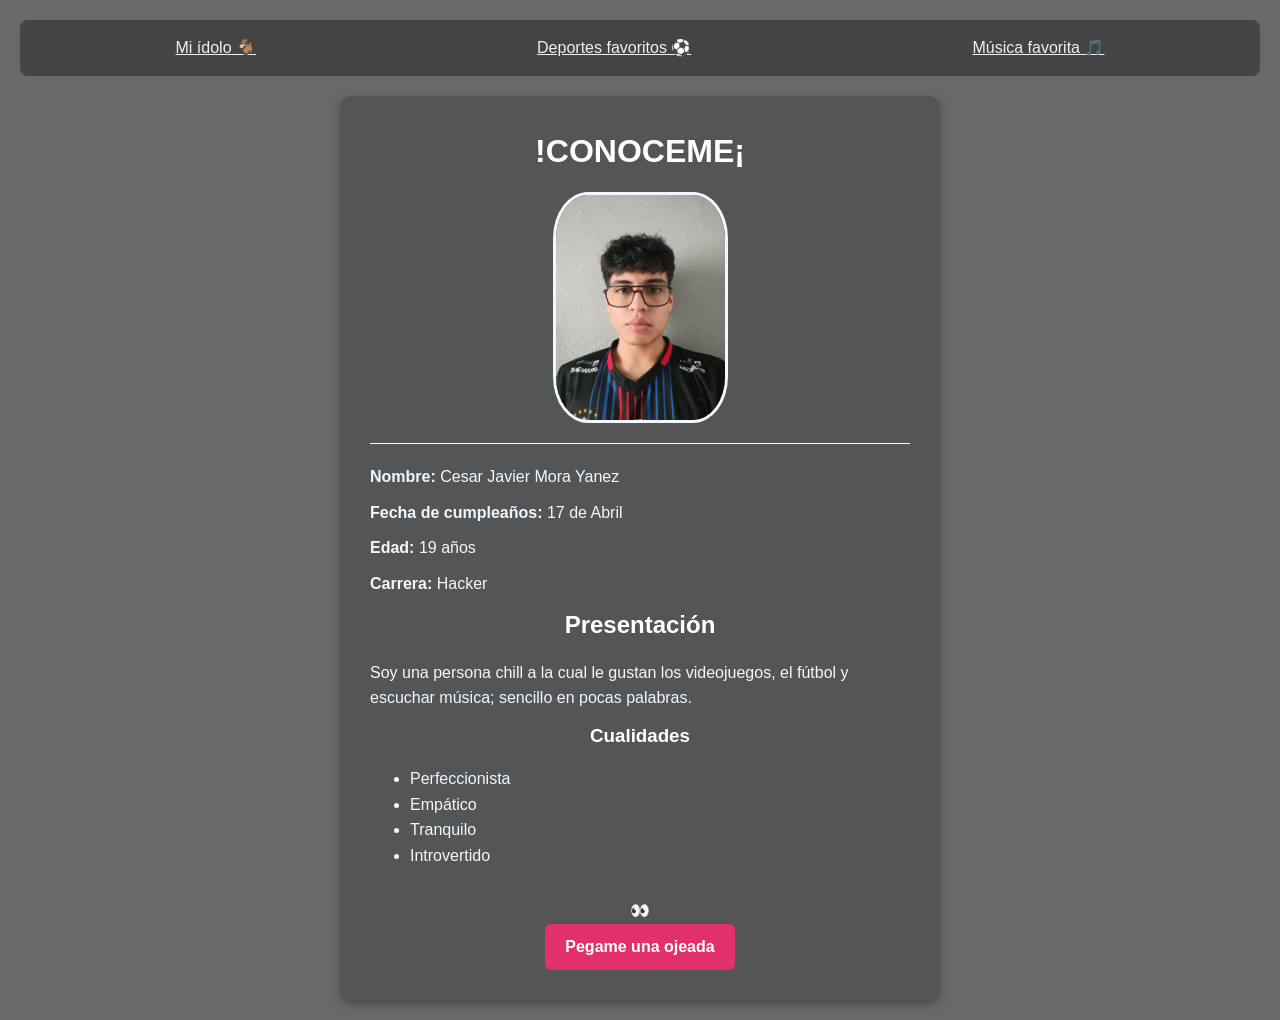
<file: index.html>
<!DOCTYPE html>
<html lang="es">
<head>
    <meta charset="UTF-8">
    <meta name="viewport" content="width=device-width, initial-scale=1.0">
    <title>CONOCEME</title>
    <link rel="stylesheet" href="style.css">
</head>
<body>
    <header class="encabezado">
        <a href="idolo.html" target="_blank">Mi ídolo 🐐</a>
        <a href="deporte.html" target="_blank">Deportes favoritos ⚽</a>
        <a href="musica.html" target="_blank">Música favorita 🎵</a>
    </header>

    <main class="perfil-contenedor">
        <h1>!CONOCEME¡</h1>
        
        <div class="foto">
            <img src="img/yo.jpg" alt="Foto de perfil de Cesar" width="175">
        </div>
        
        <hr>
        
        <section class="datos">
            <p><strong>Nombre:</strong> Cesar Javier Mora Yanez</p>
            <p><strong>Fecha de cumpleaños:</strong> 17 de Abril</p>
            <p><strong>Edad:</strong> 19 años</p>
            <p><strong>Carrera:</strong> Hacker</p>
        </section>

        <section class="sobre-mi">
            <h2>Presentación</h2>
            <p>Soy una persona chill a la cual le gustan los videojuegos, el fútbol y escuchar música; sencillo en pocas palabras.</p>
            
            <h3>Cualidades</h3>
            <ul>
                <li>Perfeccionista</li>
                <li>Empático</li>
                <li>Tranquilo</li>
                <li>Introvertido</li>
            </ul>
        </section>

        <section class="contacto">
            <p class="section">👀</p>
            <a href="https://www.instagram.com/ghz_cessr?dlrf=MWpudTE1N24zYXk2aA==" target="_blank" class="boton-instagram">Pegame una ojeada</a>
        </section>
    </main>
</body>
</html>
</file>
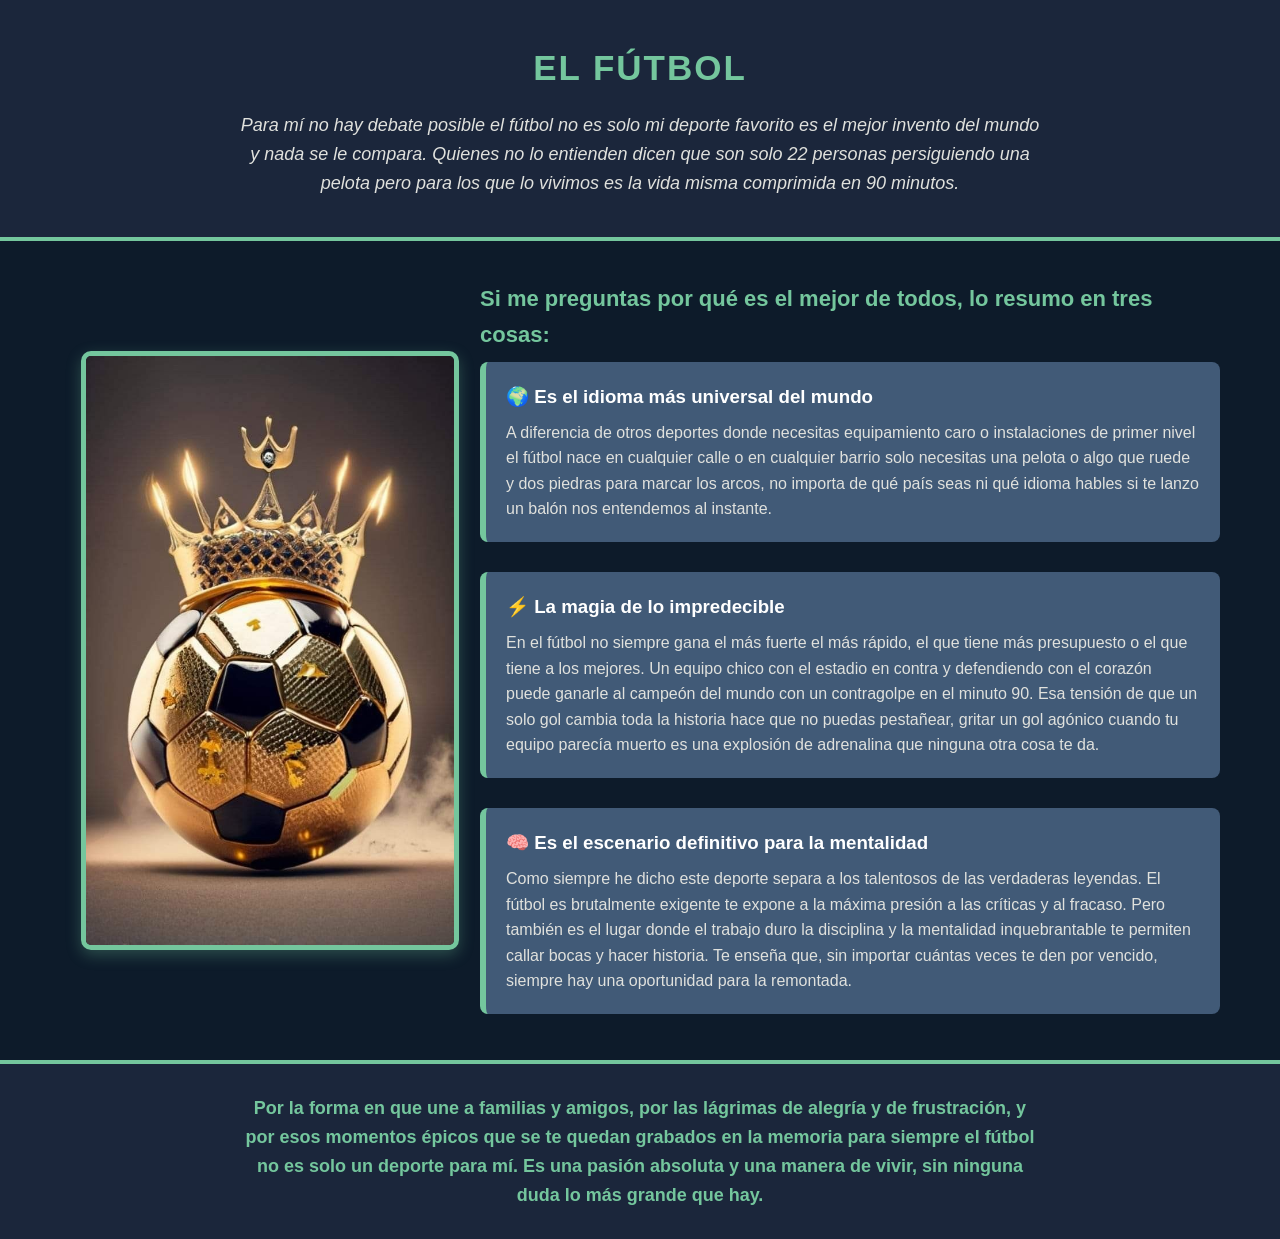
<file: deporte.html>
<!DOCTYPE html>
<html lang="es">
<head>
    <meta charset="UTF-8">
    <meta name="viewport" content="width=device-width, initial-scale=1.0">
    <title>Rey de los deportes</title>
    <link rel="stylesheet" href="deporte.css">
</head>
<body>

    
    <header class="cabecera">
        <h1>EL FÚTBOL</h1>
        <p class="intro">Para mí no hay debate posible el fútbol no es solo mi deporte favorito es el mejor invento del mundo y nada se le compara. Quienes no lo entienden dicen que son solo 22 personas persiguiendo una pelota pero para los que lo vivimos es la vida misma comprimida en 90 minutos.</p>
    </header>

    
    <main class="contenedor-principal">
        
        
        <div class="seccion-imagen">
            
            <img src="img/rey_futbol.jpg" alt="Foto sobre mi pasión por el fútbol">
        </div>

        
        <section class="razones">
            <h2 class="subtitulo">Si me preguntas por qué es el mejor de todos, lo resumo en tres cosas:</h2>
            
            <article class="tarjeta">
                <h3>🌍 Es el idioma más universal del mundo</h3>
                <p>A diferencia de otros deportes donde necesitas equipamiento caro o instalaciones de primer nivel el fútbol nace en cualquier calle o en cualquier barrio solo necesitas una pelota o algo que ruede y dos piedras para marcar los arcos, no importa de qué país seas ni qué idioma hables si te lanzo un balón nos entendemos al instante.</p>
            </article>

            <article class="tarjeta">
                <h3>⚡ La magia de lo impredecible</h3>
                <p>En el fútbol no siempre gana el más fuerte el más rápido, el que tiene más presupuesto o el que tiene a los mejores. Un equipo chico con el estadio en contra y defendiendo con el corazón puede ganarle al campeón del mundo con un contragolpe en el minuto 90. Esa tensión de que un solo gol cambia toda la historia hace que no puedas pestañear, gritar un gol agónico cuando tu equipo parecía muerto es una explosión de adrenalina que ninguna otra cosa te da.</p>
            </article>

            <article class="tarjeta">
                <h3>🧠 Es el escenario definitivo para la mentalidad</h3>
                <p>Como siempre he dicho este deporte separa a los talentosos de las verdaderas leyendas. El fútbol es brutalmente exigente te expone a la máxima presión a las críticas y al fracaso. Pero también es el lugar donde el trabajo duro la disciplina y la mentalidad inquebrantable te permiten callar bocas y hacer historia. Te enseña que, sin importar cuántas veces te den por vencido, siempre hay una oportunidad para la remontada.</p>
            </article>
        </section>
    </main>

    
    <footer class="conclusion">
        <p>Por la forma en que une a familias y amigos, por las lágrimas de alegría y de frustración, y por esos momentos épicos que se te quedan grabados en la memoria para siempre el fútbol no es solo un deporte para mí. Es una pasión absoluta y una manera de vivir, sin ninguna duda lo más grande que hay.</p>
    </footer>

</body>
</html>
</file>
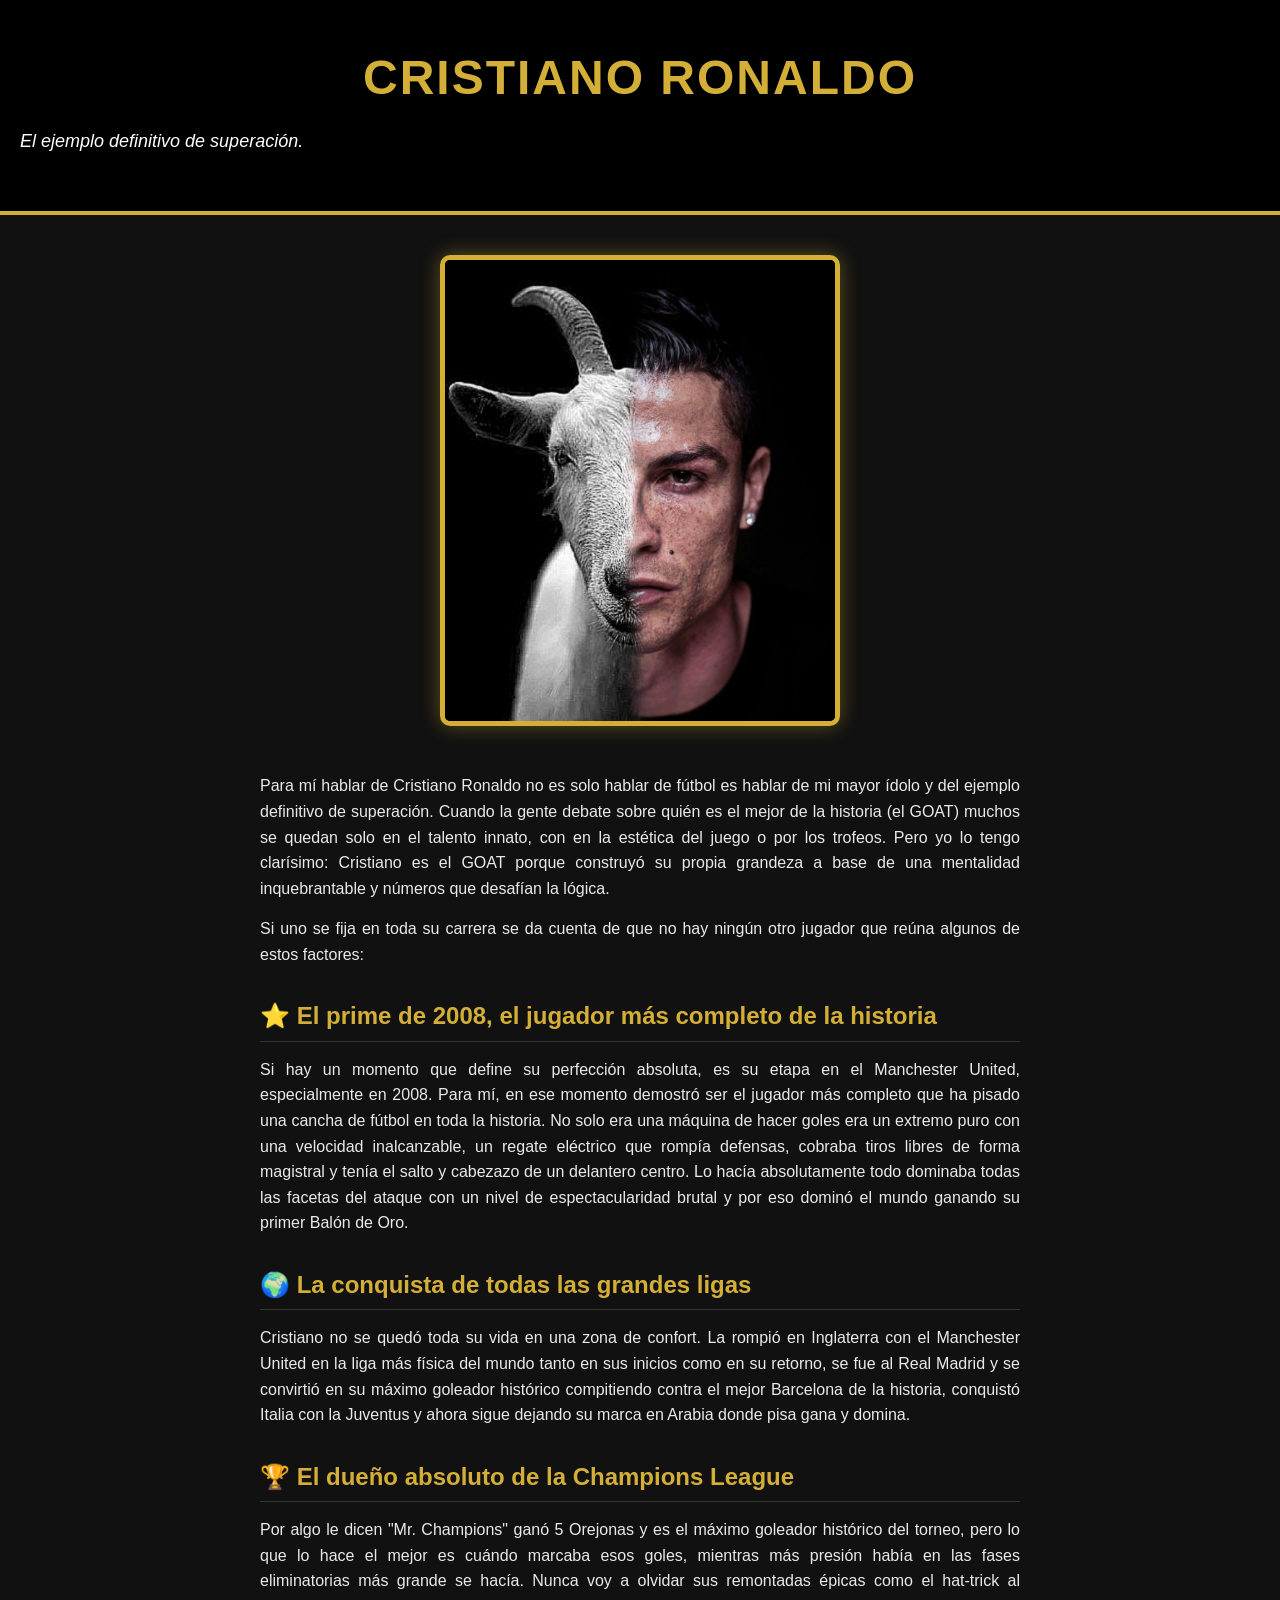
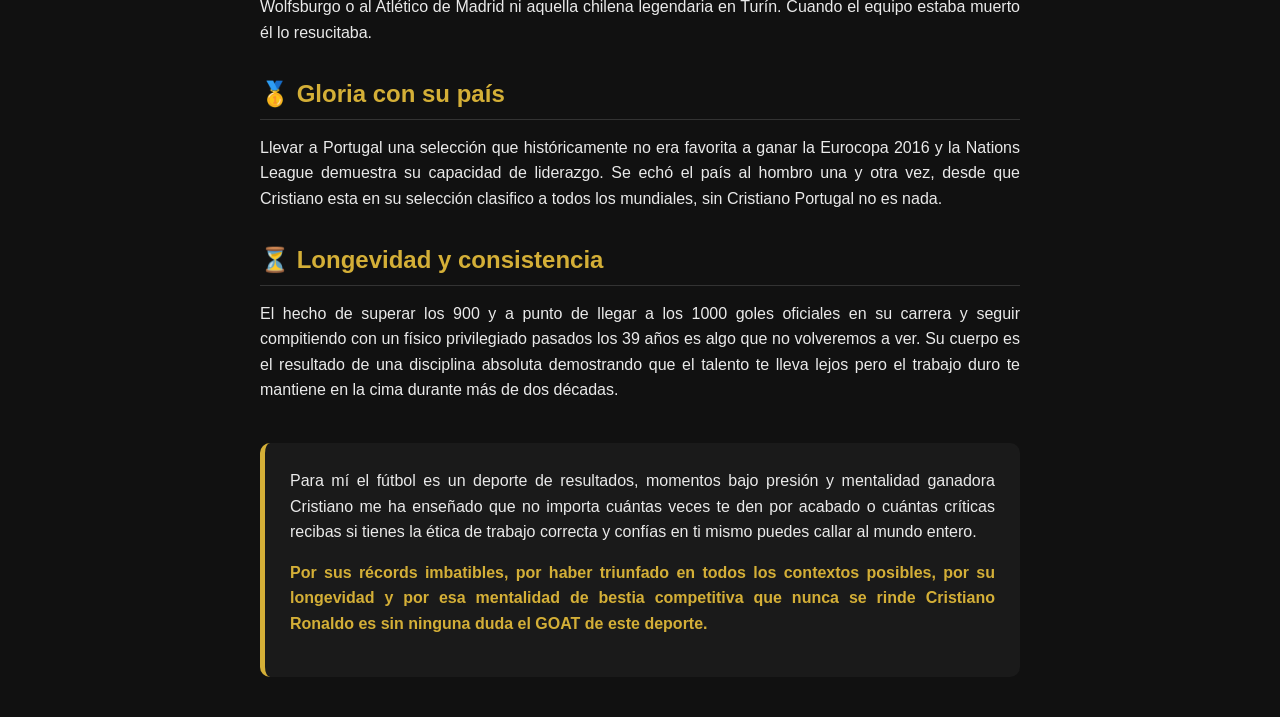
<file: idolo.html>
<!DOCTYPE html>
<html lang="es">
<head>
    <meta charset="UTF-8">
    <meta name="viewport" content="width=device-width, initial-scale=1.0">
    <title>The GOAT</title>
    <link rel="stylesheet" href="idolo.css">
</head>
<body>

    <header>
        <h1>CRISTIANO RONALDO</h1>
        <p class="subtitulo">El ejemplo definitivo de superación.</p>
    </header>

    <main class="contenedor">
        
        <div class="contenedor-imagen">
            <img src="img/GOAT.jpg" alt="Foto de Cristiano Ronaldo el GOAT">
        </div>

        <section class="introduccion">
            <p>Para mí hablar de Cristiano Ronaldo no es solo hablar de fútbol es hablar de mi mayor ídolo y del ejemplo definitivo de superación. Cuando la gente debate sobre quién es el mejor de la historia (el GOAT) muchos se quedan solo en el talento innato, con en la estética del juego o por los trofeos. Pero yo lo tengo clarísimo: Cristiano es el GOAT porque construyó su propia grandeza a base de una mentalidad inquebrantable y números que desafían la lógica.</p>
            <p>Si uno se fija en toda su carrera se da cuenta de que no hay ningún otro jugador que reúna algunos de estos factores:</p>
        </section>

        <section class="factores">
            <article>
                <h2>⭐ El prime de 2008, el jugador más completo de la historia</h2>
                <p>Si hay un momento que define su perfección absoluta, es su etapa en el Manchester United, especialmente en 2008. Para mí, en ese momento demostró ser el jugador más completo que ha pisado una cancha de fútbol en toda la historia. No solo era una máquina de hacer goles era un extremo puro con una velocidad inalcanzable, un regate eléctrico que rompía defensas, cobraba tiros libres de forma magistral y tenía el salto y cabezazo de un delantero centro. Lo hacía absolutamente todo dominaba todas las facetas del ataque con un nivel de espectacularidad brutal y por eso dominó el mundo ganando su primer Balón de Oro.</p>
            </article>

            <article>
                <h2>🌍 La conquista de todas las grandes ligas</h2>
                <p>Cristiano no se quedó toda su vida en una zona de confort. La rompió en Inglaterra con el Manchester United en la liga más física del mundo tanto en sus inicios como en su retorno, se fue al Real Madrid y se convirtió en su máximo goleador histórico compitiendo contra el mejor Barcelona de la historia, conquistó Italia con la Juventus y ahora sigue dejando su marca en Arabia donde pisa gana y domina.</p>
            </article>

            <article>
                <h2>🏆 El dueño absoluto de la Champions League</h2>
                <p>Por algo le dicen "Mr. Champions" ganó 5 Orejonas y es el máximo goleador histórico del torneo, pero lo que lo hace el mejor es cuándo marcaba esos goles, mientras más presión había en las fases eliminatorias más grande se hacía. Nunca voy a olvidar sus remontadas épicas como el hat-trick al Wolfsburgo o al Atlético de Madrid ni aquella chilena legendaria en Turín. Cuando el equipo estaba muerto él lo resucitaba.</p>
            </article>

            <article>
                <h2>🥇 Gloria con su país</h2>
                <p>Llevar a Portugal una selección que históricamente no era favorita a ganar la Eurocopa 2016 y la Nations League demuestra su capacidad de liderazgo. Se echó el país al hombro una y otra vez, desde que Cristiano esta en su selección clasifico a todos los mundiales, sin Cristiano Portugal no es nada.</p>
            </article>

            <article>
                <h2>⏳ Longevidad y consistencia</h2>
                <p>El hecho de superar los 900 y a punto de llegar a los 1000 goles oficiales en su carrera y seguir compitiendo con un físico privilegiado pasados los 39 años es algo que no volveremos a ver. Su cuerpo es el resultado de una disciplina absoluta demostrando que el talento te lleva lejos pero el trabajo duro te mantiene en la cima durante más de dos décadas.</p>
            </article>
        </section>

        <section class="conclusion">
            <p>Para mí el fútbol es un deporte de resultados, momentos bajo presión y mentalidad ganadora Cristiano me ha enseñado que no importa cuántas veces te den por acabado o cuántas críticas recibas si tienes la ética de trabajo correcta y confías en ti mismo puedes callar al mundo entero.</p>
            <p><strong>Por sus récords imbatibles, por haber triunfado en todos los contextos posibles, por su longevidad y por esa mentalidad de bestia competitiva que nunca se rinde Cristiano Ronaldo es sin ninguna duda el GOAT de este deporte.</strong></p>
        </section>

    </main>

</body>
</html>
</file>
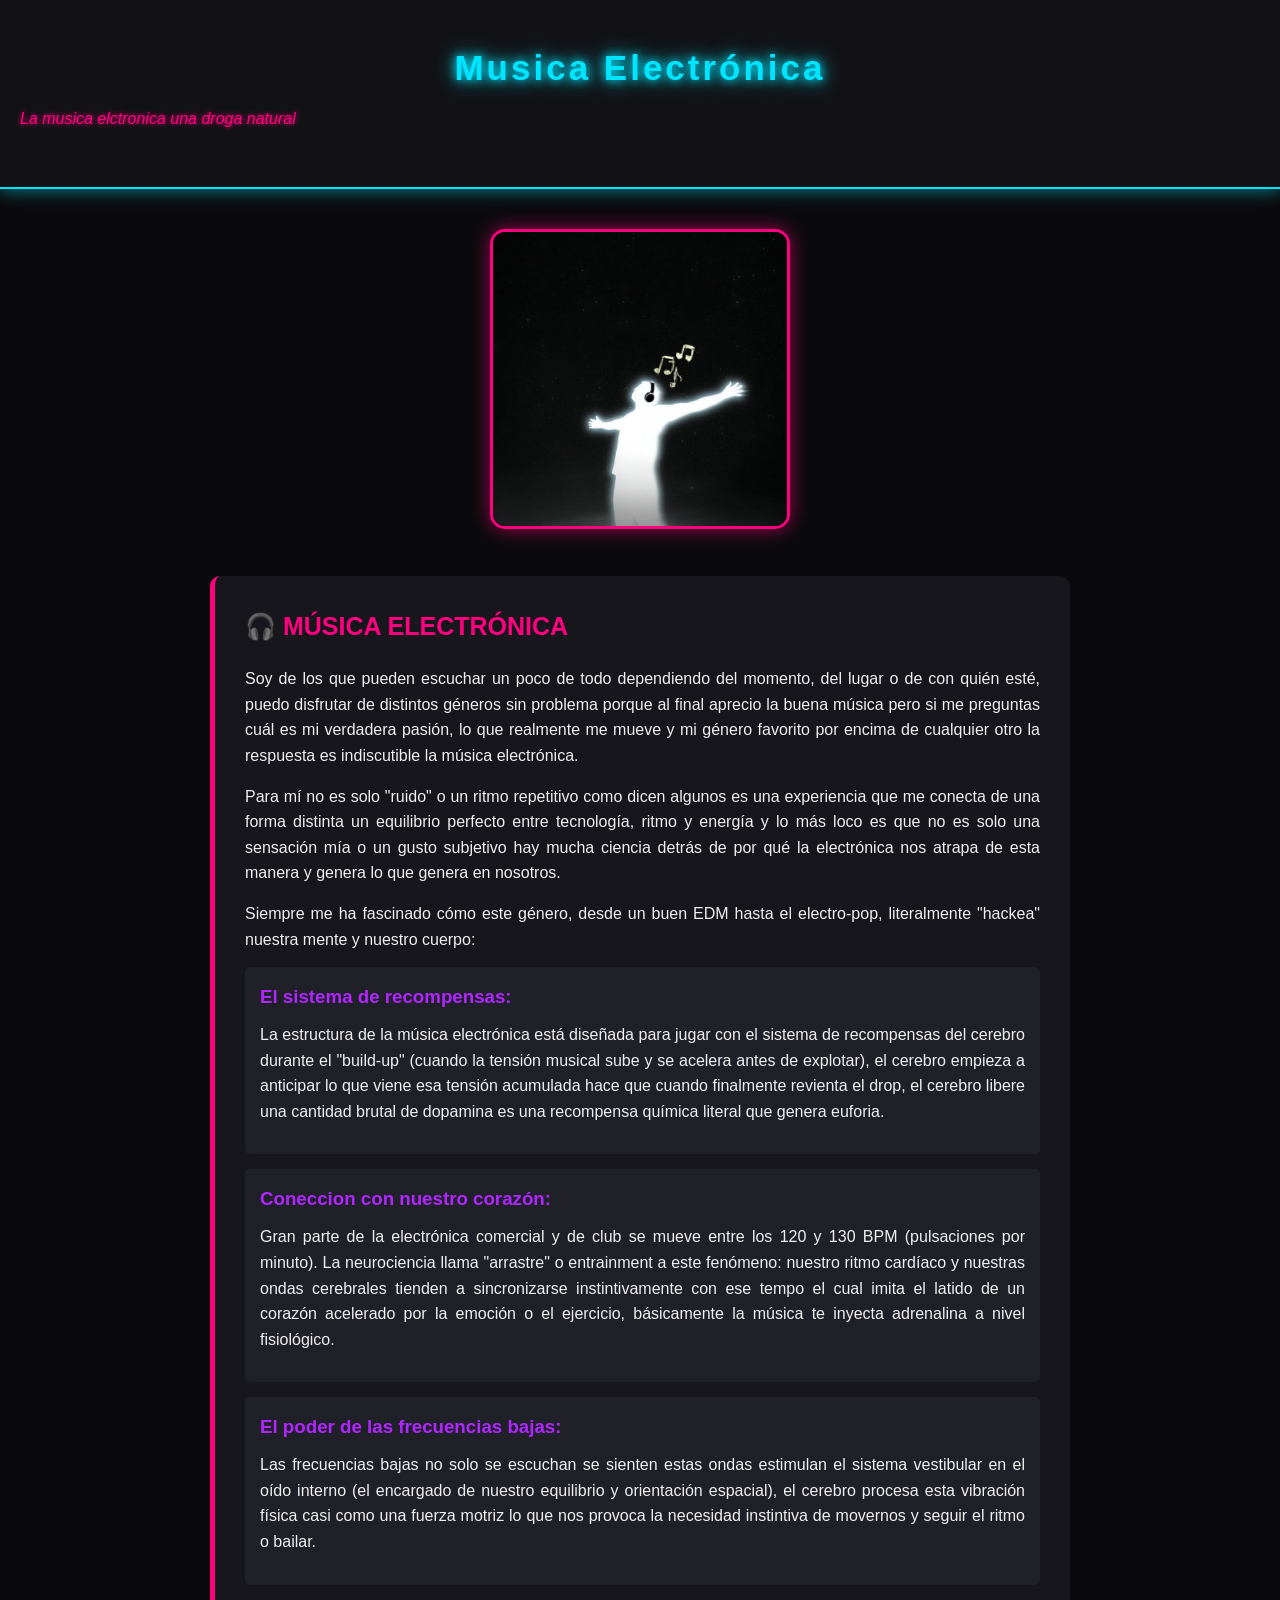
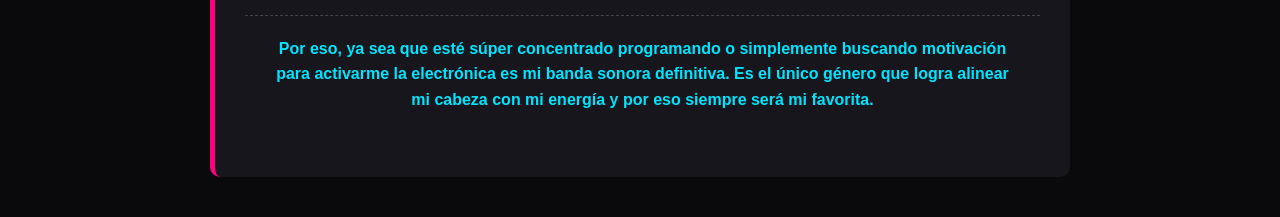
<file: musica.html>
<!DOCTYPE html>
<html lang="es">
<head>
    <meta charset="UTF-8">
    <meta name="viewport" content="width=device-width, initial-scale=1.0">
    <title>La mejor musica</title>
    <link rel="stylesheet" href="musica.css">
</head>
<body>

    <header class="encabezado-neon">
        <h1>Musica Electrónica</h1>
        <p>La musica elctronica una droga natural</p>
    </header>

    <main class="contenedor">
        
        
        <div class="contenedor-imagen">
            <img src="img/musicafav.jpg" alt="Foto con ambiente electrónico">
        </div>

        <section class="seccion-texto seccion-electronica">
            <h2>🎧 Música Electrónica</h2>
            <p>Soy de los que pueden escuchar un poco de todo dependiendo del momento, del lugar o de con quién esté, puedo disfrutar de distintos géneros sin problema porque al final aprecio la buena música pero si me preguntas cuál es mi verdadera pasión, lo que realmente me mueve y mi género favorito por encima de cualquier otro la respuesta es indiscutible la música electrónica.</p>
            <p>Para mí no es solo "ruido" o un ritmo repetitivo como dicen algunos es una experiencia que me conecta de una forma distinta un equilibrio perfecto entre tecnología, ritmo y energía y lo más loco es que no es solo una sensación mía o un gusto subjetivo hay mucha ciencia detrás de por qué la electrónica nos atrapa de esta manera y genera lo que genera en nosotros.</p>
            <p>Siempre me ha fascinado cómo este género, desde un buen EDM hasta el electro-pop, literalmente "hackea" nuestra mente y nuestro cuerpo:</p>

            <div class="punto-destacado-neon">
                <h3>El sistema de recompensas:</h3>
                <p>La estructura de la música electrónica está diseñada para jugar con el sistema de recompensas del cerebro durante el "build-up" (cuando la tensión musical sube y se acelera antes de explotar), el cerebro empieza a anticipar lo que viene esa tensión acumulada hace que cuando finalmente revienta el drop, el cerebro libere una cantidad brutal de dopamina es una recompensa química literal que genera euforia.</p>
            </div>

            <div class="punto-destacado-neon">
                <h3>Coneccion con nuestro corazón:</h3>
                <p>Gran parte de la electrónica comercial y de club se mueve entre los 120 y 130 BPM (pulsaciones por minuto). La neurociencia llama "arrastre" o entrainment a este fenómeno: nuestro ritmo cardíaco y nuestras ondas cerebrales tienden a sincronizarse instintivamente con ese tempo el cual imita el latido de un corazón acelerado por la emoción o el ejercicio, básicamente la música te inyecta adrenalina a nivel fisiológico.</p>
            </div>

            <div class="punto-destacado-neon">
                <h3>El poder de las frecuencias bajas:</h3>
                <p>Las frecuencias bajas no solo se escuchan se sienten estas ondas estimulan el sistema vestibular en el oído interno (el encargado de nuestro equilibrio y orientación espacial), el cerebro procesa esta vibración física casi como una fuerza motriz lo que nos provoca la necesidad instintiva de movernos y seguir el ritmo o bailar.</p>
            </div>

            <p class="conclusion">Por eso, ya sea que esté súper concentrado programando o simplemente buscando motivación para activarme la electrónica es mi banda sonora definitiva. Es el único género que logra alinear mi cabeza con mi energía y por eso siempre será mi favorita.</p>
        </section>

    </main>

</body>
</html>
</file>
<file: style.css>
* {
    box-sizing: border-box;
    margin: 0;
    padding: 0;
}


body {
    background-color: dimgray;
    color: aliceblue;
    font-family: 'Segoe UI', Tahoma, Geneva, Verdana, sans-serif;
    line-height: 1.6;
    padding: 20px;
}


.encabezado {
    display: flex;
    justify-content: space-around;
    background-color: #444;
    padding: 15px;
    border-radius: 8px;
    margin-bottom: 20px;
    a:link{
    color: rgb(236, 240, 238);   
    }
    a:visited{
    color: rgb(242, 242, 248);
    }
}


.perfil-contenedor {
    max-width: 600px;
    margin: 0 auto; 
    background-color: #555555;
    padding: 30px;
    border-radius: 12px;
    box-shadow: 0 4px 10px rgba(0, 0, 0, 0.3);
}

h1, h2, h3 {
    text-align: center;
    margin-bottom: 15px;
    color: #fff;
}


.foto {
    display: flex;
    align-items: center;
    justify-content: center;
    margin-bottom: 20px;
}

.foto img {
    border-radius: 20%; 
    border: 3px solid aliceblue;
}

hr {
    margin: 20px 0;
    border: none;
    border-top: 1px solid aliceblue;
}

.datos p, .sobre-mi p {
    margin-bottom: 10px;
}

ul {
    margin-left: 40px;
    margin-bottom: 20px;
}


.contacto {
    text-align: center;
    margin-top: 30px;
}

.boton-instagram {
    display: inline-block;
    background-color: #E1306C;
    color: white;
    text-decoration: none;
    padding: 10px 20px;
    border-radius: 6px;
    font-weight: bold;
    transition: 0.1 ease;
}


.boton-instagram:hover {
    transform: scale(1.2);
    background: #5a3386; 
    box-shadow: 0 8px 20px black;
}

/* @keyframes saltar {
    0% {
        transform: translateY(0);
    }
    50%{
        transform: translateY(30px);
    }
    100%{
        transform: translateY(0);
    }
}

.boton-instagram{
    animation-name: saltar;
    animation-duration: 1s;
    animation-iteration-count: infinite;
    animation-timing-function: ease-in-out;
} */

.boton-instagram:hover{
    transform: rotate(45deg);
}
</file>
<file: deporte.css>
* {
    margin: 0;
    padding: 0;
    box-sizing: border-box;
}

body {
    font-family: 'Segoe UI', Tahoma, Geneva, Verdana, sans-serif;
    background-color: #0d1b2a; 
    color: #e0e1dd;
    line-height: 1.6;
}


.cabecera {
    display: flex;
    flex-direction: column; 
    align-items: center;    
    justify-content: center;
    background-color: #1b263b;
    padding: 40px 20px;
    text-align: center;
    border-bottom: 4px solid #74c69d; 
}

.cabecera h1 {
    font-size: 35px;
    color: #74c69d;
    margin-bottom: 15px;
    letter-spacing: 2px;
}

.intro {
    max-width: 800px;
    font-size: 18px;
    font-style: italic;
}


.contenedor-principal {
    display: flex;
    flex-wrap: wrap; 
    justify-content: space-evenly;
    align-content: flex-start; 
    max-width: 1200px;
    margin: 40px auto;
    padding: 0 20px;
    
}


.razones {
    flex: 2 1 500px; 
    display: flex;
    flex-flow: column nowrap; 
    order: 2; 
}

.tarjeta + .tarjeta {
    margin-top: 30px;
}


.seccion-imagen {
    flex: 1 1 300px; 
    display: flex;
    justify-content: center;
    align-self: flex-start; 
    order: 1; 
}

.seccion-imagen img {
    width: 90%;
    max-width: 500px;
    border: 5px solid #74c69d;
    border-radius: 10px;
    box-shadow: 0 5px 15px rgba(116, 198, 157, 0.3);
    margin: 70px;
}


.subtitulo {
    color: #74c69d;
    font-size: 22px;
    margin-bottom: 10px;
}

.tarjeta {
    background-color: #415a77;
    padding: 20px;
    border-radius: 8px;
    border-left: 6px solid #74c69d;
}

.tarjeta h3 {
    color: #ffffff;
    margin-bottom: 8px;
}


.conclusion {
    display: flex;
    justify-content: center;
    background-color: #1b263b;
    padding: 30px 20px;
    border-top: 4px solid #74c69d;
    margin-top: 40px;
}

.conclusion p {
    max-width: 800px;
    text-align: center;
    font-size: 18px;
    font-weight: bold;
    color: #74c69d;
}
</file>
<file: idolo.css>
* {
    margin: 0;
    padding: 0;
    box-sizing: border-box;
}


body {
    background-color: #111111;
    color: #eaeaea;
    font-family: Arial, sans-serif;
    line-height: 1.6;
}


header {
    background-color: #000000;
    text-align: center;
    padding: 40px 20px;
    border-bottom: 4px solid #D4AF37; 
}

header h1 {
    color: #D4AF37;
    font-size: 3em;
    letter-spacing: 2px;
}

.subtitulo {
    color: white;
    font-size: 18px;
    font-style: italic;
    margin-top: 10px;
}


.contenedor {
    max-width: 800px;
    margin: 40px auto;
    padding: 0 20px;
}


.contenedor-imagen {
    text-align: center;
    margin-bottom: 40px;
}

.contenedor-imagen img {
    max-width: 100%;
    width: 400px;
    border: 5px solid #D4AF37;
    border-radius: 10px;
    box-shadow: 0 0 20px rgba(212, 175, 55, 0.4); 
}


h2 {
    color: #D4AF37;
    margin-top: 30px;
    margin-bottom: 15px;
    border-bottom: 1px solid #333333;
    padding-bottom: 5px;
}


p {
    margin-bottom: 15px;
    text-align: justify;
}


.conclusion {
    background-color: #1a1a1a;
    padding: 25px;
    border-left: 5px solid #D4AF37;
    margin-top: 40px;
    border-radius:  10px 10px ;
}

.conclusion strong {
    color: #D4AF37;
    font-size: 16px;
}
</file>
<file: musica.css>
* {
    margin: 0;
    padding: 0;
    box-sizing: border-box;
}


body {
    background-color: #0a0a0c; 
    color: #f0f0f0;
    font-family: 'Arial', sans-serif;
    line-height: 1.6;
}


.encabezado-neon {
    text-align: center;
    padding: 40px 20px;
    background-color: #121216;
    border-bottom: 2px solid #00e5ff;
    box-shadow: 0px 4px 15px rgba(0, 229, 255, 0.4);
}

.encabezado-neon h1 {
    color: #00e5ff;
    font-size: 35px;
    letter-spacing: 3px;
    text-shadow: 0 0 10px #00e5ff, 0 0 20px #00e5ff; 
}

.encabezado-neon p {
    color: #ff007f;
    font-style: italic;
    margin-top: 10px;
    text-shadow: 0 0 5px #ff007f; 
}


.contenedor {
    max-width: 900px;
    margin: 40px auto;
    padding: 0 20px;
}


.contenedor-imagen {
    text-align: center;
    margin-bottom: 40px;
}

.contenedor-imagen img {
    max-width: 100%;
    width: 300px;
    border-radius: 15px;
    border: 3px solid #ff007f;
    box-shadow: 0 0 20px rgba(255, 0, 127, 0.6); 
}


.seccion-texto {
    background-color: #16161c;
    padding: 30px;
    border-radius: 10px;
    margin-bottom: 40px;
}

.seccion-electronica {
    border-left: 5px solid #ff007f;
}

h2 {
    font-size: 25px;
    margin-bottom: 20px;
    text-transform: uppercase;
    color: #ff007f;
}

p {
    margin-bottom: 15px;
    text-align: justify;
}


.punto-destacado-neon {
    background-color: #202028;
    padding: 15px;
    margin: 15px 0;
    border-radius: 5px;
}

.punto-destacado-neon h3 {
    color: #b026ff; 
    margin-bottom: 10px;
}


.conclusion {
    font-weight: bold;
    color: #00e5ff;
    text-align: center;
    margin-top: 30px;
    padding: 20px;
    border-top: 1px dashed #444;
}
</file>
